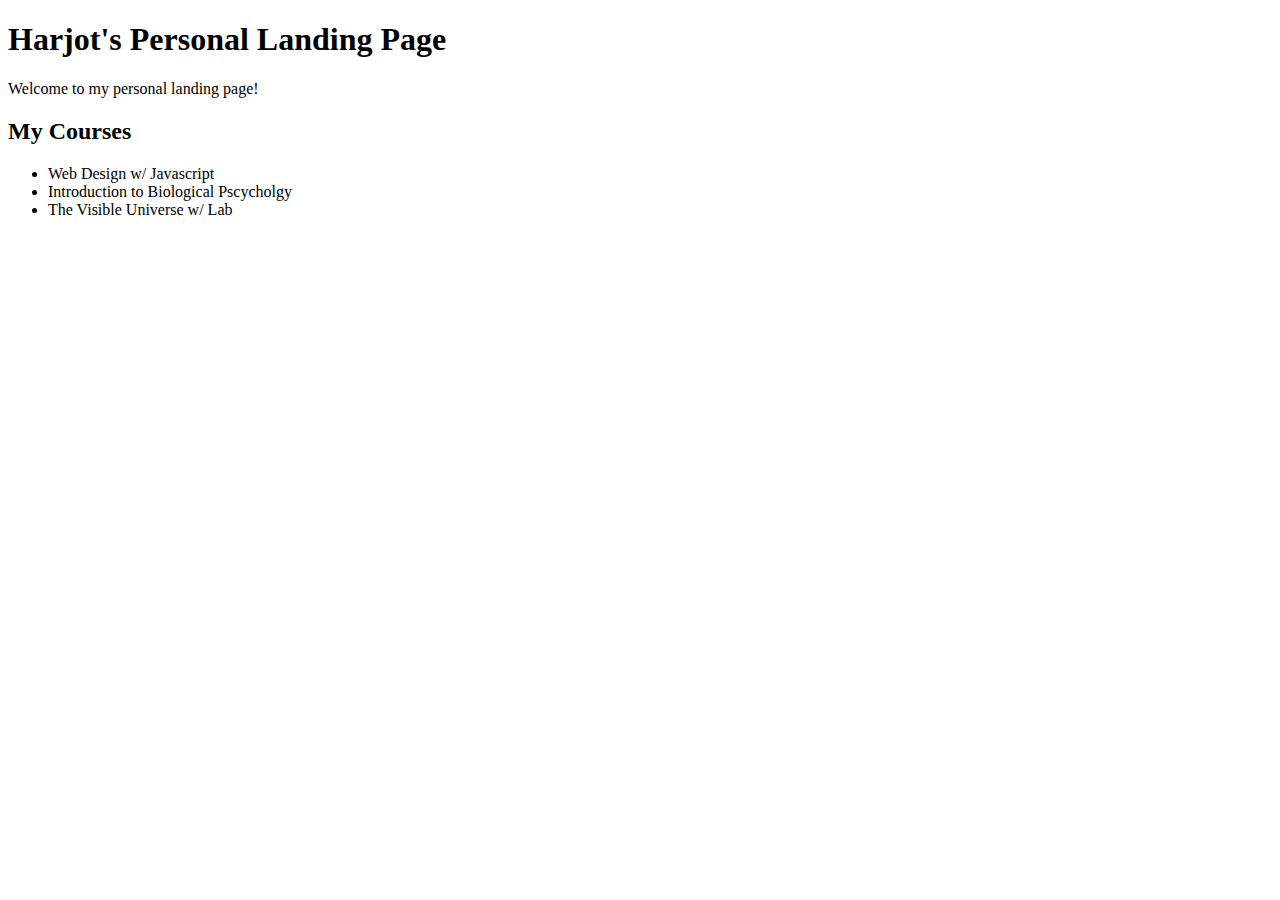
<file: index.html>
<!DOCTYPE html>
<html lang="en">
<head>
    <meta charset="UTF-8">
    <meta name="viewport" content="width=device-width, initial-scale=1.0">
    <title>Harjot's Personal Landing Page</title>
</head>
<body>
    <h1>Harjot's Personal Landing Page</h1>
    <p>Welcome to my personal landing page!</p>
    <h2>My Courses</h2>
    <ul>
        <li>Web Design w/ Javascript</li>
        <li>Introduction to Biological Pscycholgy</li>
        <li>The Visible Universe w/ Lab</li>
    </ul>
</body>
</html>
</file>
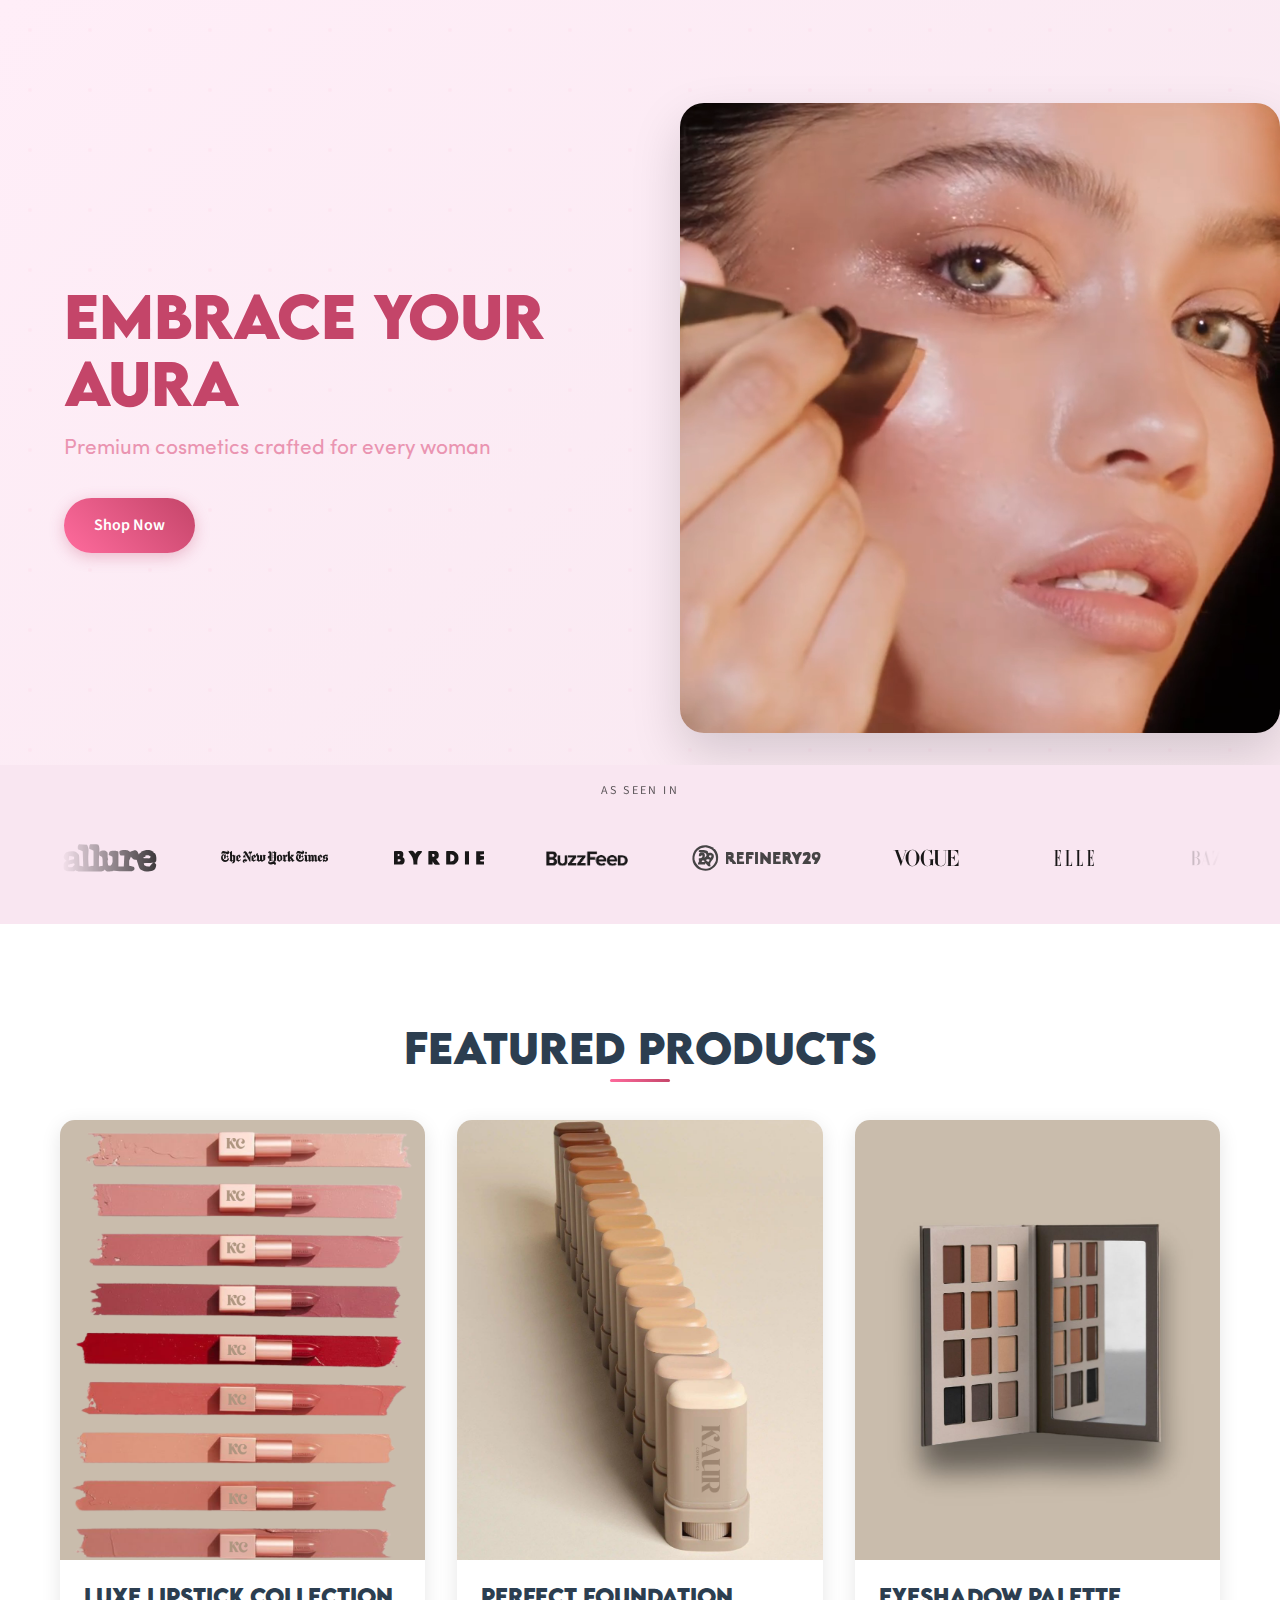
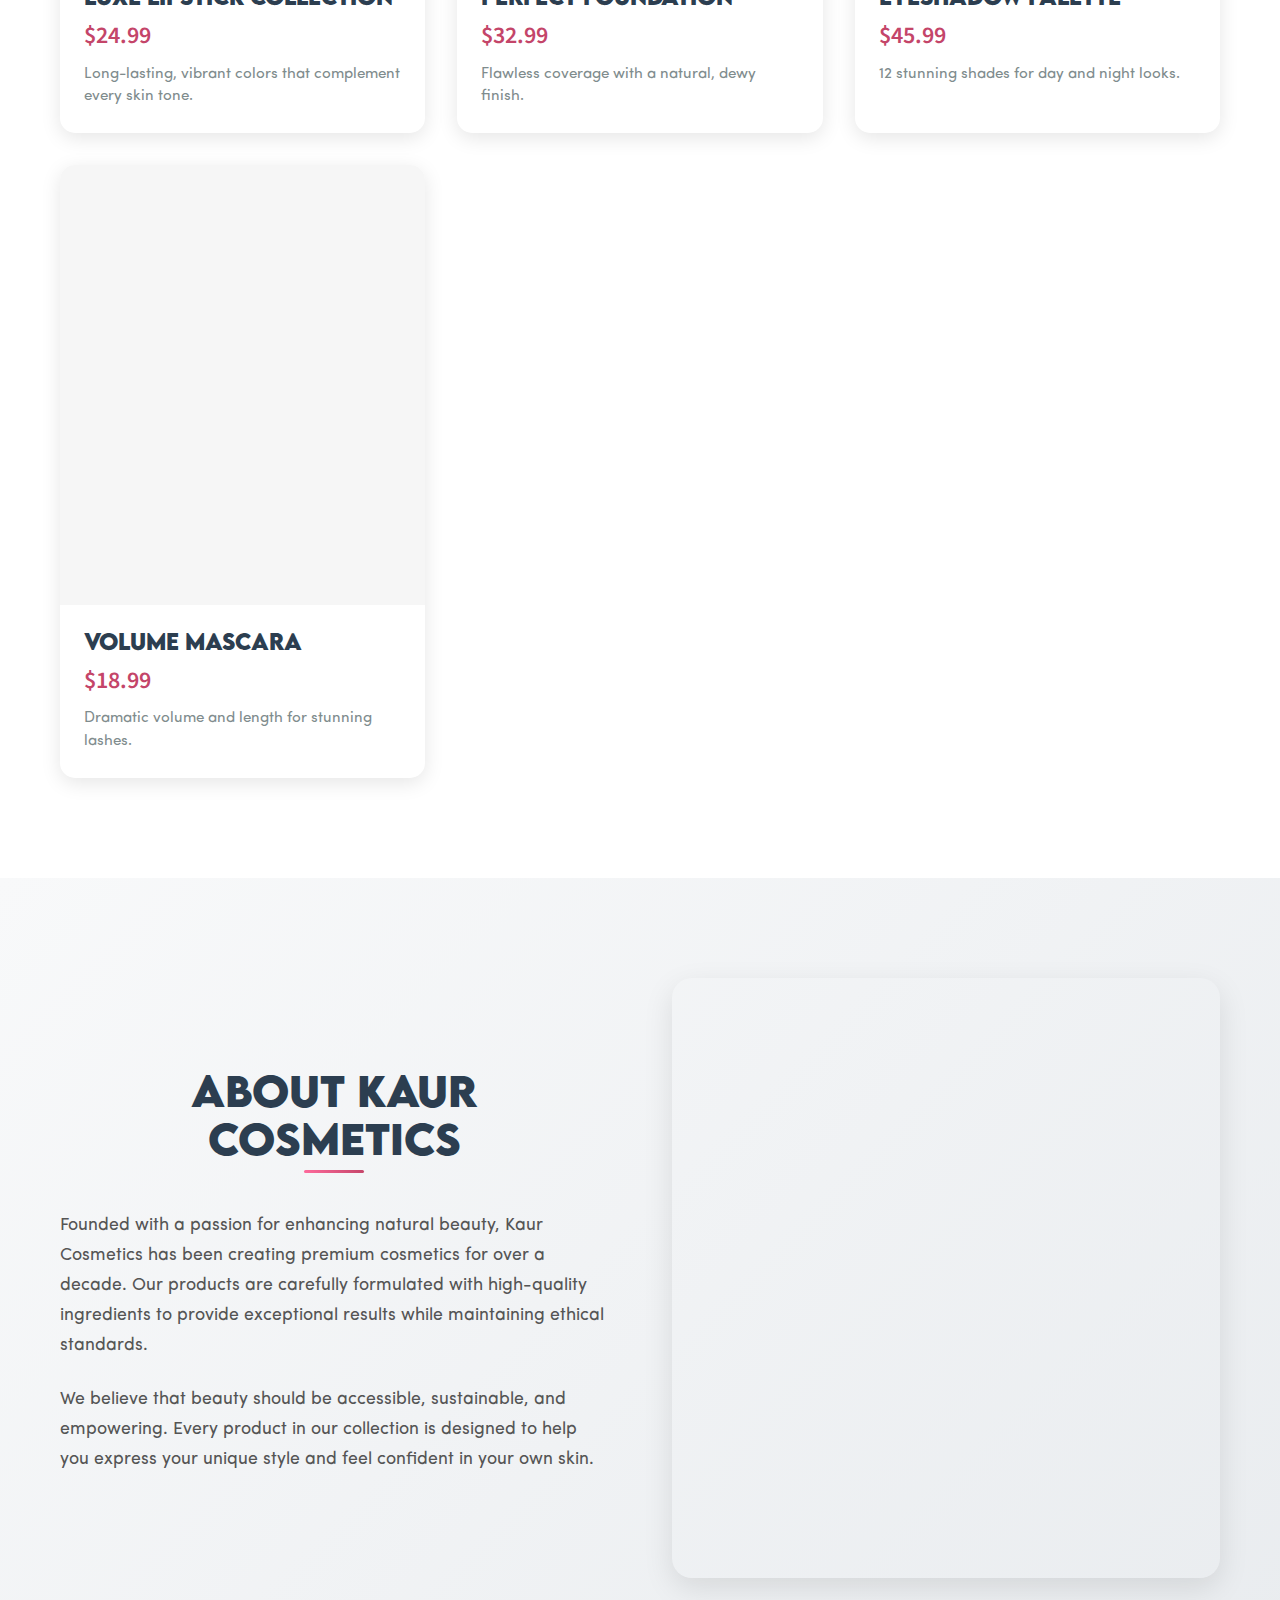
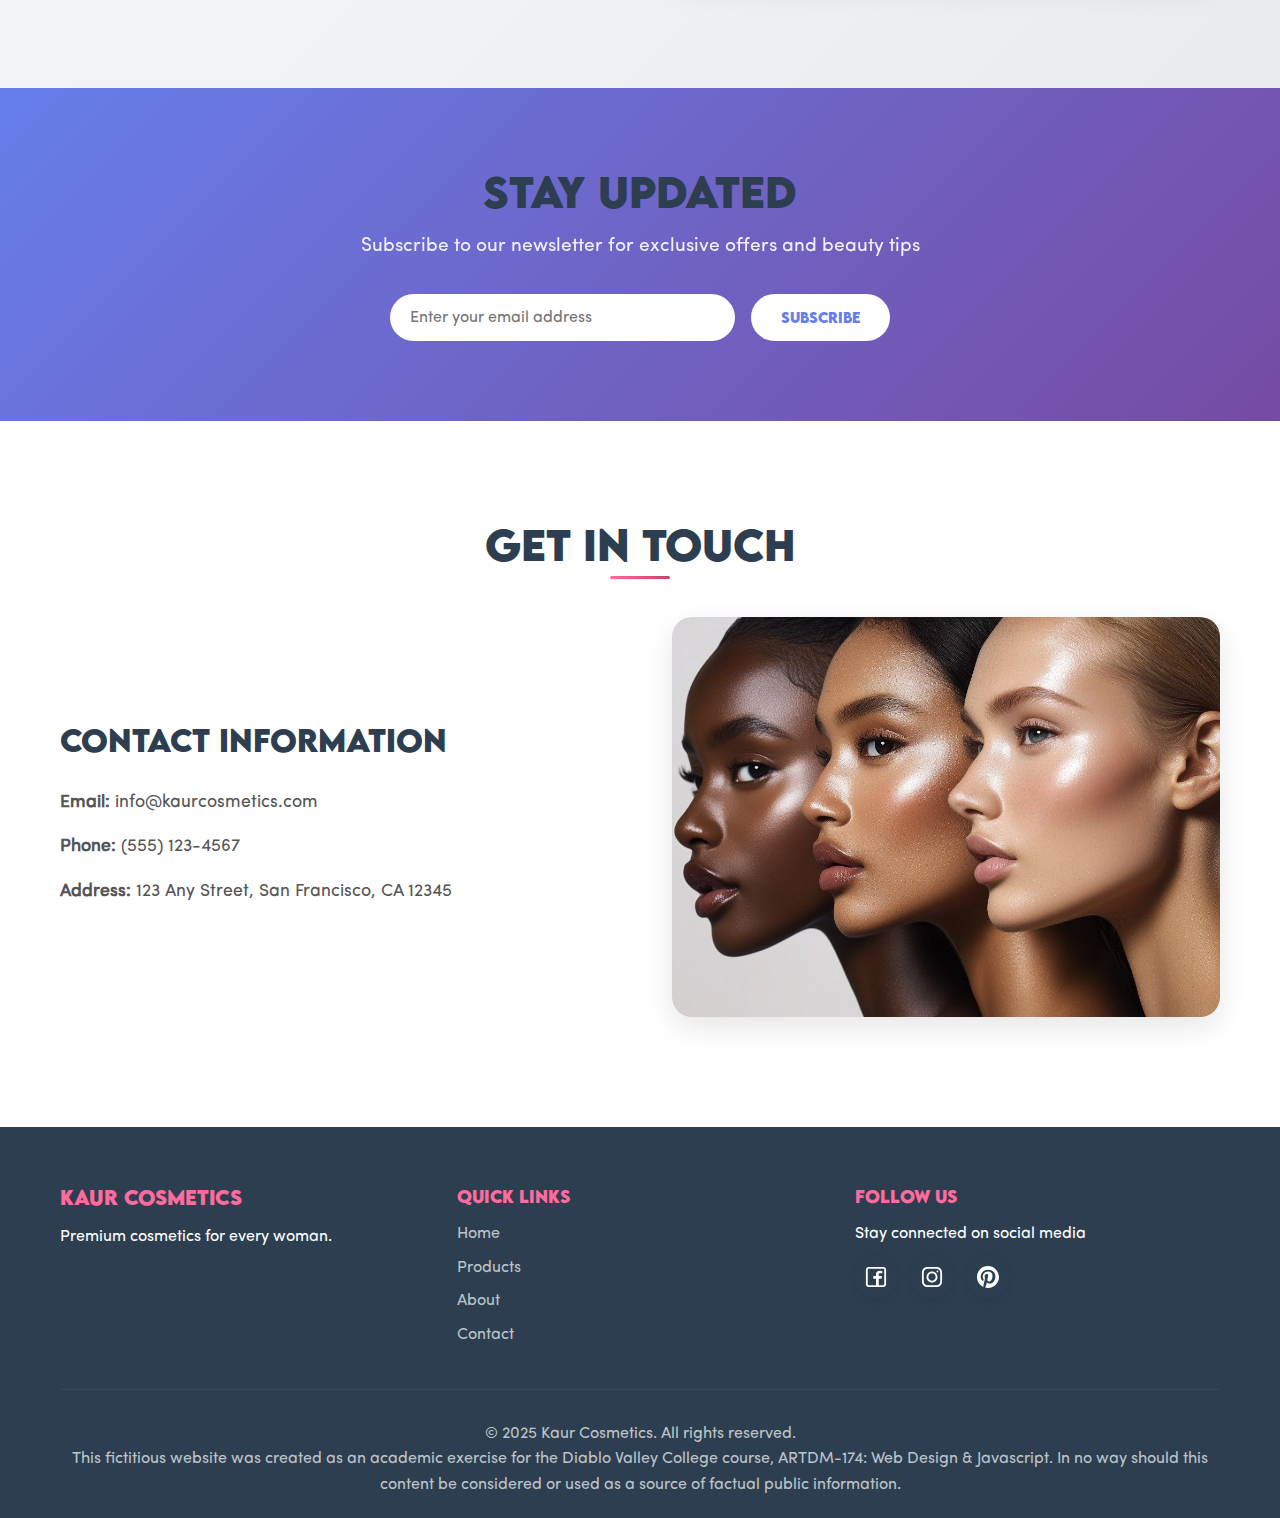
<file: artdm174/labs/lab2/index.html>
<!DOCTYPE html>
<html lang="en">
<head>
    <meta charset="UTF-8">
    <meta name="viewport" content="width=device-width, initial-scale=1.0">
    <title>Kaur Cosmetics</title>
    <link rel="stylesheet" href="styles.css">
    <link href="https://fonts.googleapis.com/css2?family=Playfair+Display:wght@400;600;700&family=Source+Sans+Pro:wght@300;400;600&display=swap" rel="stylesheet">
    <link rel="preload" href="fonts/lemon-milk-bold.otf" as="font" type="font/otf" crossorigin>
    <link rel="preload" href="fonts/Sofia-Pro-Regular-Az.otf" as="font" type="font/otf" crossorigin>
    <link rel="icon" href="images/initial_logo.png" type="image/png">


</head>
<body>
    <!-- Navigation -->
    <nav class="navbar">
        <div class="nav-container">
            <div class="nav-logo">
                <img src="images/KaurCosmetics_logo.svg" alt="Kaur Cosmetics logo" class="logo-image" />
            </div>
            <ul class="nav-menu">
                <li class="nav-item">
                    <a href="#home" class="nav-link">Home</a>
                </li>
                <li class="nav-item">
                    <a href="#products" class="nav-link">Products</a>
                </li>
                <li class="nav-item">
                    <a href="#about" class="nav-link">About</a>
                </li>
                <li class="nav-item">
                    <a href="#contact" class="nav-link">Contact</a>
                </li>
            </ul>
        </div>
    </nav>

<!-- Hero Section -->
<section id="home" class="hero">
  <div class="hero-content">
    <h1 class="hero-title">Embrace Your Aura</h1>
    <p class="hero-subtitle">Premium cosmetics crafted for every woman</p>
    <a href="#products" class="cta-button">Shop Now</a>
  </div>

  <figure class="hero-media">
    <video
      class="hero-video"
      autoplay
      muted
      loop
      playsinline
      preload="auto"
      poster="images/faces.jpg"             
      aria-label="Glowy makeup video">
      <source src="images/glowy.mp4" type="video/mp4" />
      
      <img src="images/faces.jpg" alt="Models with glowing makeup">
    </video>
  </figure>
</section>  

<section class="as-seen-in">
<div class="container">
<p class="eyebrow">As Seen In</p>


<div class="ticker" aria-label="As Seen In logos scrolling horizontally">
<div class="ticker__track">
<!-- Sequence A -->
<div class="ticker__sequence" aria-hidden="false">
<a class="logo" href="#" aria-label="Allure Magazine"><img src="images/allure.svg" alt="Allure"></a>
<a class="logo" href="#" aria-label="The New York Times"><img src="images/newyorktimes.svg" alt="The New York Times"></a>
<a class="logo" href="#" aria-label="BYRDIE"><img src="images/byrdie.svg" alt="BYRDIE"></a>
<a class="logo" href="#" aria-label="BuzzFeed"><img src="images/buzzfeed.svg" alt="BuzzFeed"></a>
<a class="logo" href="#" aria-label="Refinery29"><img src="images/refinery29.svg" alt="Refinery29"></a>
<a class="logo" href="#" aria-label="Vogue"><img src="images/vogue.svg" alt="Vogue"></a>
<a class="logo" href="#" aria-label="ELLE"><img src="images/elle.svg" alt="ELLE"></a>
<a class="logo" href="#" aria-label="Harper's Bazaar"><img src="images/harpers.svg" alt="Harper's Bazaar"></a>
<a class="logo" href="#" aria-label="Popsugar"><img src="images/popsugar.svg" alt="Popsugar"></a>
</div>


<!-- Sequence B -->
<div class="ticker__sequence" aria-hidden="true">
<a class="logo" href="#" aria-label="Allure Magazine"><img src="images/allure.svg" alt="Allure"></a>
<a class="logo" href="#" aria-label="The New York Times"><img src="images/newyorktimes.svg" alt="The New York Times"></a>
<a class="logo" href="#" aria-label="BYRDIE"><img src="images/byrdie.svg" alt="BYRDIE"></a>
<a class="logo" href="#" aria-label="BuzzFeed"><img src="images/buzzfeed.svg" alt="BuzzFeed"></a>
<a class="logo" href="#" aria-label="Refinery29"><img src="images/refinery29.svg" alt="Refinery29"></a>
<a class="logo" href="#" aria-label="Vogue"><img src="images/vogue.svg" alt="Vogue"></a>
<a class="logo" href="#" aria-label="ELLE"><img src="images/elle.svg" alt="ELLE"></a>
<a class="logo" href="#" aria-label="Harper's Bazaar"><img src="images/harpers.svg" alt="Harper's Bazaar"></a>
<a class="logo" href="#" aria-label="Popsugar"><img src="images/popsugar.svg" alt="Popsugar"></a>
</div>
</div>
</div>


</div>
</section>


    <!-- Featured Products Section -->
<section id="products" class="featured-products">
  <div class="container">
    <h2 class="section-title">Featured Products</h2>
    <div class="products-grid">
      
      <!-- Product 1 -->
      <div class="product-card">
        <div class="product-image">
          <img
            class="product-photo"
            src="images/lipstick.png"           
            alt="Luxe Lipstick Collection"
            loading="lazy" decoding="async"
          />
        </div>
        <div class="product-info">
          <h3>Luxe Lipstick Collection</h3>
          <p class="product-price">$24.99</p>
          <p class="product-description">Long-lasting, vibrant colors that complement every skin tone.</p>
        </div>
      </div>

      <!-- Product 2 -->
      <div class="product-card">
        <div class="product-image">
          <img
            class="product-photo"
            src="images/foundation.png"
            alt="Perfect Foundation shade range"
            loading="lazy" decoding="async"
          />
        </div>
        <div class="product-info">
          <h3>Perfect Foundation</h3>
          <p class="product-price">$32.99</p>
          <p class="product-description">Flawless coverage with a natural, dewy finish.</p>
        </div>
      </div>

      <!-- Product 3 -->
      <div class="product-card">
        <div class="product-image">
          <img
            class="product-photo"
            src="images/eyeshadow.jpg"          
            alt="Eyeshadow Palette"
            loading="lazy" decoding="async"
          />
        </div>
        <div class="product-info">
          <h3>Eyeshadow Palette</h3>
          <p class="product-price">$45.99</p>
          <p class="product-description">12 stunning shades for day and night looks.</p>
        </div>
      </div>

      <!-- Product 4 -->
      <div class="product-card">
        <div class="product-image">
          <img
            class="product-photo"
            src="images/mascara.jpg"           
            alt="Volume Mascara"
            loading="lazy" decoding="async"
          />
        </div>
        <div class="product-info">
          <h3>Volume Mascara</h3>
          <p class="product-price">$18.99</p>
          <p class="product-description">Dramatic volume and length for stunning lashes.</p>
        </div>
      </div>

    </div>
  </div>
</section>


    <!-- About Section -->
    <section id="about" class="about">
        <div class="container">
            <div class="about-content">
                <div class="about-text">
                    <h2 class="section-title">About Kaur Cosmetics</h2>
                    <p>Founded with a passion for enhancing natural beauty, Kaur Cosmetics has been creating premium cosmetics for over a decade. Our products are carefully formulated with high-quality ingredients to provide exceptional results while maintaining ethical standards.</p>
                    <p>We believe that beauty should be accessible, sustainable, and empowering. Every product in our collection is designed to help you express your unique style and feel confident in your own skin.</p>
                </div>
               <div class="about-image">
                <img
                     class="about-photo"
                     src="images/aboutus.jpg"
                        alt="Group of diverse women smiling together"
                         loading="lazy" decoding="async"
                />

            </div>
            </div>
        </div>
    </section>

    <!-- Newsletter Section -->
    <section class="newsletter">
        <div class="container">
            <div class="newsletter-content">
                <h2>Stay Updated</h2>
                <p>Subscribe to our newsletter for exclusive offers and beauty tips</p>
                <form class="newsletter-form">
                    <input type="email" placeholder="Enter your email address" required>
                    <button type="submit">Subscribe</button>
                </form>
            </div>
        </div>
    </section>

   <section id="contact" class="contact">
  <div class="container">
    <h2 class="section-title">Get In Touch</h2>
    <div class="contact-content">
      <div class="contact-info">
        <h3>Contact Information</h3>
        <p><strong>Email:</strong> info@kaurcosmetics.com</p>
        <p><strong>Phone:</strong> (555) 123-4567</p>
        <p><strong>Address:</strong> 123 Any Street, San Francisco, CA 12345</p>
      </div>

      <div class="contact-image">
        <img
          class="contact-photo"
          src="images/faces.jpg"
          alt="Three models with radiant makeup in diverse skin tones"
          loading="lazy" decoding="async"
        />
      </div>
    </div>
  </div>
</section>


   <!-- Footer -->
<footer class="footer" role="contentinfo">
  <div class="container">
    <div class="footer-content">
      <section class="footer-section" aria-labelledby="footer-brand">
        <h3 id="footer-brand">Kaur Cosmetics</h3>
        <p>Premium cosmetics for every woman.</p>
      </section>

      <nav class="footer-section" aria-labelledby="footer-links">
        <h4 id="footer-links">Quick Links</h4>
        <ul>
          <li><a href="#home">Home</a></li>
          <li><a href="#products">Products</a></li>
          <li><a href="#about">About</a></li>
          <li><a href="#contact">Contact</a></li>
        </ul>
      </nav>

      <section class="footer-section" aria-labelledby="footer-social">
        <h4 id="footer-social">Follow Us</h4>
        <p>Stay connected on social media</p>
        <ul class="social-links" aria-label="Social media links">
          <li>
            <a class="social-link"
               href="https://www.facebook.com/"
               target="_blank" rel="noopener noreferrer"
               aria-label="Kaur Cosmetics on Facebook">
              <img class="social-icon" src="images/facebook.svg" width="22" height="22" alt="">
            </a>
          </li>
          <li>
            <a class="social-link"
               href="https://www.instagram.com/"
               target="_blank" rel="noopener noreferrer"
               aria-label="Kaur Cosmetics on Instagram">
              <img class="social-icon" src="images/instagram.svg" width="22" height="22" alt="">
            </a>
          </li>
          <li>
            <a class="social-link"
               href="https://www.pinterest.com/"
               target="_blank" rel="noopener noreferrer"
               aria-label="Kaur Cosmetics on Pinterest">
              <img class="social-icon" src="images/pinterest.svg" width="22" height="22" alt="">
            </a>
          </li>
        </ul>
      </section>
    </div>

    <div class="footer-bottom">
      <p>&copy; 2025 Kaur Cosmetics. All rights reserved.</p>
      <p>This fictitious website was created as an academic exercise for the Diablo Valley College course, ARTDM-174: Web Design &amp; Javascript. In no way should this content be considered or used as a source of factual public information.</p>
    </div>
  </div>
</footer>

</body>
</html>
</file>
<file: artdm174/labs/lab2/styles.css>
/* Reset and Base Styles */
* {
    margin: 0;
    padding: 0;
    box-sizing: border-box;
}

/* Lemon Milk Bold - OTF */
@font-face {
  font-family: "Lemon Milk";
  src: local("LEMON MILK Bold"),            
       url("fonts/lemon-milk-bold.otf") format("opentype");
  font-weight: 700;                        
  font-style: normal;
  font-display: swap;
}

/* Sofia Pro Regular - OTF) */
@font-face {
  font-family: "Sofia Pro";
  src: local("Sofia Pro Regular"), local("SofiaPro-Regular"),
       url("fonts/Sofia-Pro-Regular-Az.otf") format("opentype");
  font-weight: 400;
  font-style: normal;
  font-display: swap;
}


body {
    font-family: "Source Sans Pro", sans-serif;
    line-height: 1.6;
    color: #333;
    overflow-x: hidden;
}

.container {
    max-width: 1200px;
    margin: 0 auto;
    padding: 0 20px;
}

/* Typography */
h1, h2, h3, h4, h5, h6 {
    font-family: "lemon milk", sans-serif;
    color: #2c3e50;
    font-weight: 600;
    line-height: 1.2;
}

.section-title {
    font-size: 2.5rem;
    text-align: center;
    margin-bottom: 3rem;
    position: relative;
    animation: fadeInUp 0.8s ease-out;
}

.section-title::after {
    content: "";
    position: absolute;
    bottom: -10px;
    left: 50%;
    transform: translateX(-50%);
    width: 60px;
    height: 3px;
    background: linear-gradient(45deg, #ff6b9d, #c44569);
    border-radius: 2px;
}

/* Navigation */




.navbar {
  transform: translateY(-110%);
  opacity: 0;
  animation: navDrop 700ms cubic-bezier(.2,.8,.2,1) 120ms forwards;
  will-change: transform, opacity;
  position: fixed; 
  inset: 0 auto auto 0; 
}


.logo-image {
  opacity: 0;
  transform: translateY(-6px) scale(.96);
  filter: blur(2px);
  animation: logoPop 550ms ease-out 260ms forwards;
  will-change: transform, opacity, filter;
}


.nav-menu .nav-link {
  opacity: 0;
  transform: translateY(-6px);
  animation: linkFade 480ms ease forwards;
  will-change: transform, opacity;
}

.nav-menu li:nth-child(1) .nav-link { animation-delay: 320ms; }
.nav-menu li:nth-child(2) .nav-link { animation-delay: 380ms; }
.nav-menu li:nth-child(3) .nav-link { animation-delay: 440ms; }
.nav-menu li:nth-child(4) .nav-link { animation-delay: 500ms; }


.navbar::after {
  content: "";
  position: absolute;
  inset: 0;
  pointer-events: none;
  background: linear-gradient(
    120deg,
    rgba(255,255,255,0) 0%,
    rgba(255,255,255,0.28) 18%,
    rgba(255,255,255,0) 36%
  );
  transform: translateX(-140%);
  animation: sheen 1100ms ease-out 220ms forwards;
  mix-blend-mode: soft-light;
}


@keyframes navDrop {
  0%   { transform: translateY(-110%); opacity: 0; }
  60%  { transform: translateY(6%);    opacity: 1; }
  100% { transform: translateY(0%);    opacity: 1; }
}
@keyframes logoPop {
  0%   { opacity: 0; transform: translateY(-6px) scale(.96); filter: blur(2px); }
  100% { opacity: 1; transform: translateY(0)    scale(1);   filter: blur(0); }
}
@keyframes linkFade {
  0%   { opacity: 0; transform: translateY(-6px); }
  100% { opacity: 1; transform: translateY(0); }
}
@keyframes sheen {
  0%   { transform: translateX(-140%); }
  100% { transform: translateX(140%); }
}


@media (prefers-reduced-motion: reduce) {
  .navbar,
  .logo-image,
  .nav-menu .nav-link,
  .navbar::after {
    animation: none !important;
    transform: none !important;
    opacity: 1 !important;
    filter: none !important;
  }
}


.navbar {
    position: fixed;
    top: 0;
    width: 100%;
    background: hsla(312, 100%, 95%, 0.671);
    backdrop-filter: blur(10px);
    z-index: 1000;
    transition: all 0.3s ease;
    box-shadow: 0 2px 20px rgba(0, 0, 0, 0.1);
}

.nav-container {
    max-width: 1200px;
    margin: 0 auto 0 0;
    padding: 0 20px;
    display: flex;
    justify-content: space-between;
    align-items: center;
    height: 70px;
}

.nav-logo h2 {
    color: #c44569;
    font-size: 1.8rem;
    transition: transform 0.3s ease;
}

.nav-logo h2:hover {
    transform: scale(1.05);
}

.nav-menu {
    font-family: "lemon milk", sans-serif;
    display: flex;
    list-style: none;
    gap: 6rem;
    margin-left: 1200px;
}

.nav-link {
    font-family: "lemon milk", sans-serif;
    text-decoration: none;
    color: #333;
    font-weight: 500;
    position: relative;
    transition: color 0.3s ease;
}

.nav-link::after {
    content: "";
    position: absolute;
    bottom: -5px;
    left: 0;
    width: 0;
    height: 2px;
    background: linear-gradient(45deg, #ff6b9d, #c44569);
    transition: width 0.3s ease;
}

.nav-link:hover {
    color: #c44569;
}

.nav-link:hover::after {
    width: 100%;
}


.logo-image {
  height: 200px;         
  width: auto;           
  display: block;
  margin-right: auto;
}


.nav-logo {
  display: flex;
  align-items: center;
  margin-right: auto;
}


@media (max-width: 768px) {
  .logo-image { height: 200px; }
}


/* Hero Section */

.hero {
  min-height: clamp(640px, 85vh, 880px);
  display: flex;
  align-items: center;          
  justify-content: center;
  gap: 3rem;
  background: linear-gradient(135deg, #ffeef8 0%, #f8e8f0 100%);
  padding-top: 70px;
  position: relative;
  overflow: hidden;
}

.hero::before {
  content: "";
  position: absolute;
  inset: 0;
  background: url("data:image/svg+xml,%3Csvg width='60' height='60' viewBox='0 0 60 60' xmlns='http://www.w3.org/2000/svg'%3E%3Cg fill='none' fill-rule='evenodd'%3E%3Cg fill='%23ff6b9d' fill-opacity='0.05'%3E%3Ccircle cx='30' cy='30' r='2'/%3E%3C/g%3E%3C/g%3E%3C/svg%3E") repeat;
  animation: float 20s ease-in-out infinite;
}

.hero-content {
  flex: 1;
  max-width: 600px;
  position: relative;
  z-index: 2;
  text-align: left;                      
  margin-inline: 0 auto;                
  margin-left: 2rem;
  align-self: center;                    
  animation: slideInLeft 1s ease-out;
}

.hero-title {
  font-size: 3.5rem;
  color: #c44569;
  margin-bottom: 1rem;
  margin-left: 2rem;
  animation: fadeInUp 1s ease-out 0.2s both;
}

.hero-subtitle {
  font-family: "Sofia Pro", sans-serif;
  font-size: 1.3rem;
  color:#ea94b1;
  margin-bottom: 2rem;
  margin-left: 2rem;
  animation: fadeInUp 1s ease-out 0.4s both;
}

.cta-button {
  display: inline-block;
  background: linear-gradient(45deg, #ff6b9d, #c44569);
  color: #fff;
  padding: 15px 30px;
  text-decoration: none;
  border-radius: 50px;
  font-weight: 600;
  transition: all 0.3s ease;
  box-shadow: 0 4px 15px rgba(196, 69, 105, 0.3);
  animation: fadeInUp 1s ease-out 0.6s both;
  margin-left: 2rem;
}
.cta-button:hover {
  transform: translateY(-3px);
  box-shadow: 0 6px 25px rgba(196, 69, 105, 0.4);
}


.hero-media {
  flex: 1;
  display: flex;
  border-radius: 24px;
  overflow: hidden;
  box-shadow: 0 20px 50px rgba(0,0,0,.15);
  height: min(70vh, 720px);
  aspect-ratio: 10 / 16;        
  align-self: center;
}


.hero-video,
.hero-media > img.hero-photo {
  width: 100%;
  height: 100%;
  object-fit: contain;             
  object-position: 55% 50%;      
  display: block;
}


@media (max-width: 900px) {
  .hero {
    flex-direction: column;
    text-align: center;
    padding: 100px 20px 60px;
  }
  .hero-media {
    width: min(90vw, 520px);
    height: auto;
    aspect-ratio: 4 / 5;          
  }
  .hero-video,
  .hero-media > img.hero-photo {
    height: 100%;
  }
}


:root {
  --banner-height: 100px;
  --gap: 3rem;
  --speed: 40s;
  --bg: #f9e6f1; 
  --fg: #111;    
}

.as-seen-in {
  background: var(--bg);
  padding: 1rem 0;
}

.as-seen-in .eyebrow {
  font-size: 0.75rem;
  letter-spacing: .2em;
  text-transform: uppercase;
  opacity: .7;
  text-align: center;
  margin-bottom: .5rem;
  color: var(--fg);
}

.ticker {
  position: relative;
  overflow: hidden;
  contain: content;
  -webkit-mask-image: linear-gradient(to right, transparent, black 10%, black 90%, transparent);
          mask-image: linear-gradient(to right, transparent, black 10%, black 90%, transparent);
}


.ticker__track {
  display: flex;
  align-items: center;
  height: var(--banner-height);
  gap: var(--gap);
  white-space: nowrap;                 
  animation: scroll-x var(--speed) linear infinite;
}


.ticker__sequence {
  display: flex;
  align-items: center;
  gap: var(--gap);
}

.ticker:hover .ticker__track,
.ticker:focus-within .ticker__track {
  animation-play-state: paused;
}


.logo {
  flex: 0 0 auto;
  height: var(--banner-height);
  max-height: var(--banner-height);
  width: auto;
  display: inline-grid;                
  place-items: center;
  opacity: .9;
  transition: opacity .2s ease;
}
.logo:hover { opacity: 1; }



.logo img {
  height: 100% !important;
  width: auto !important;
  max-height: var(--banner-height);
  object-fit: contain;
  display: block;

}




@keyframes scroll-x {
  from { transform: translateX(0); }
  to   { transform: translateX(-50%); } 
}

@media (prefers-reduced-motion: reduce) {
  .ticker__track { animation: none; }
}


@media (max-width: 900px) {
  .hero { flex-direction: column; text-align: center; padding: 100px 20px 60px; }
  .hero-content { max-width: 700px; }
  .image-placeholder { width: min(85vw, 420px); height: min(85vw, 420px); }
}

.image-placeholder::before {
    content: "";
    position: absolute;
    top: -50%;
    left: -50%;
    width: 200%;
    height: 200%;
    background: linear-gradient(45deg, transparent, rgba(255, 255, 255, 0.1), transparent);
    transform: rotate(45deg);
    transition: all 0.6s ease;
}

.image-placeholder:hover::before { animation: shine 0.6s ease; }
.image-placeholder:hover { transform: scale(1.05); }

/* Featured Products */
.featured-products {
    padding: 100px 0;
    background: #fff;
}

.products-grid {
    display: grid;
    grid-template-columns: repeat(auto-fit, minmax(280px, 1fr));
    gap: 2rem;
    margin-top: 3rem;
}

.product-card {
    background: white;
    border-radius: 15px;
    overflow: hidden;
    box-shadow: 0 5px 20px rgba(0, 0, 0, 0.1);
    transition: all 0.3s ease;
    animation: fadeInUp 0.8s ease-out;
}

.product-card:nth-child(1) { animation-delay: 0.1s; }
.product-card:nth-child(2) { animation-delay: 0.2s; }
.product-card:nth-child(3) { animation-delay: 0.3s; }
.product-card:nth-child(4) { animation-delay: 0.4s; }

.product-card:hover {
    transform: translateY(-10px);
    box-shadow: 0 15px 40px rgba(0, 0, 0, 0.15);
}

.product-image {
    height: 250px;
    overflow: hidden;
    position: relative;
}

.product-image .image-placeholder {
    width: 100%;
    height: 100%;
    border-radius: 0;
    background: linear-gradient(135deg, #ffecd2 0%, #fcb69f 100%);
    font-size: 1rem;
}


.product-image {
  height: 440px;
  overflow: hidden;
  position: relative;
  background: #f6f6f6;    
}

.product-image .product-photo {
  width: 100%;
  height: 100%;
  object-fit: cover;        
  display: block;
}

.product-info { padding: 1.5rem; }
.product-info h3 { color: #2c3e50; margin-bottom: 0.5rem; font-size: 1.3rem; }
.product-price { color: #c44569; font-size: 1.5rem; font-weight: 600; margin-bottom: 0.5rem; }
.product-description { font-family:"Sofia Pro", sans-serif; color: #7f8c8d; font-size: 0.95rem; line-height: 1.5; }

/* About Section */
.about {
    padding: 100px 0;
    background: linear-gradient(135deg, #f8f9fa 0%, #e9ecef 100%);
}

.about-content {
    font-family: "Sofia Pro", sans-serif;
    display: grid;
    grid-template-columns: 1fr 1fr;
    gap: 4rem;
    align-items: center;
}

.about-text { animation: slideInLeft 0.8s ease-out; }
.about-text p { margin-bottom: 1.5rem; color: #555; font-size: 1.1rem; line-height: 1.7; }
.about-image { animation: slideInRight 0.8s ease-out; }

.about-image .image-placeholder {
    width: 100%;
    height: 400px;
    background: linear-gradient(135deg, #a8edea 0%, #fed6e3 100%);
}


.about-image .about-photo {
  width: 100%;
  height: 600px;       
  object-fit: cover;    
  border-radius: 20px;
  box-shadow: 0 10px 30px rgba(0,0,0,0.10);
}

@media (max-width: 768px) {
  .about-image .about-photo { height: 300px; }
}



.newsletter {
    padding: 80px 0;
    background: linear-gradient(135deg, #667eea 0%, #764ba2 100%);
    color: white;
    text-align: center;
}

.newsletter-content h2 { font-size: 2.5rem; margin-bottom: 1rem; animation: fadeInUp 0.8s ease-out; }
.newsletter-content p { font-family: "Sofia Pro", sans-serif; font-size: 1.2rem; margin-bottom: 2rem; opacity: 0.9; animation: fadeInUp 0.8s ease-out 0.2s both; }

.newsletter-form {
    display: flex;
    max-width: 500px;
    margin: 0 auto;
    gap: 1rem;
    animation: fadeInUp 0.8s ease-out 0.4s both;
}

.newsletter-form input {
    font-family: "Sofia Pro", sans-serif;
    flex: 1;
    padding: 15px 20px;
    border: none;
    border-radius: 50px;
    font-size: 1rem;
    outline: none;
    transition: all 0.3s ease;
}

.newsletter-form input:focus {
    transform: scale(1.02);
    box-shadow: 0 0 20px rgba(255, 255, 255, 0.3);
}

.newsletter-form button {
    font-family: "lemon milk", sans-serif;
    padding: 15px 30px;
    background: white;
    color: #667eea;
    border: none;
    border-radius: 50px;
    font-weight: 600;
    cursor: pointer;
    transition: all 0.3s ease;
}

.newsletter-form button:hover {
    transform: translateY(-2px);
    box-shadow: 0 5px 15px rgba(0, 0, 0, 0.2);
}

/* Contact Section */
.contact { padding: 100px 0; background: #fff; }

.contact-content {
    font-family: "Sofia Pro", sans-serif;
    display: grid;
    grid-template-columns: 1fr 1fr;
    gap: 4rem;
    align-items: center;
}

.contact-info { animation: slideInLeft 0.8s ease-out; }
.contact-info h3 { color: #2c3e50; margin-bottom: 2rem; font-size: 1.8rem; }
.contact-info p { margin-bottom: 1rem; color: #555; font-size: 1.1rem; }

.contact-image { animation: slideInRight 0.8s ease-out; }
.contact-image .image-placeholder { width: 100%; height: 400px; background: linear-gradient(135deg, #ff9a9e 0%, #fad0c4 100%); }



.contact-image .contact-photo {
  width: 100%;
  height: 400px;       
  object-fit: cover;   
  border-radius: 20px;
  box-shadow: 0 10px 30px rgba(0,0,0,0.10);
}


@media (max-width: 768px) {
  .contact-image .contact-photo { height: 300px; }
}


.hero {
  align-items: stretch;      
}


.hero-media {
  flex: 1;
  z-index: 2;
  border-radius: 24px;
  overflow: hidden;
  box-shadow: 0 20px 50px rgba(0,0,0,.15);
  display: flex;    
}        


.hero-video {
  width: 100%;
  height: 100%;
  object-fit: cover;         
  display: block;
}

@media (max-width: 900px) {
  .hero {
    flex-direction: column;
    text-align: center;
    padding: 100px 20px 60px;
  }
  .hero-media {
    width: min(90vw, 520px);
    height: auto;
    aspect-ratio: 4 / 5;     
    align-self: center;
  }
  .hero-video { height: 100%; }
}


/* Footer */
.footer {
  background: #2c3e50;
  color: white;
  padding: 60px 0 20px;
}

.footer-content {
  font-family: "Sofia Pro", sans-serif;
  display: grid;
  grid-template-columns: repeat(auto-fit, minmax(250px, 1fr));
  gap: 2rem;
  margin-bottom: 2rem;
}

.footer-section h3,
.footer-section h4 { margin-bottom: 1rem; color: #ff6b9d; }

.footer-section ul { list-style: none; }
.footer-section ul li { margin-bottom: 0.5rem; }
.footer-section ul li a { color: #bdc3c7; text-decoration: none; transition: color 0.3s ease; }
.footer-section ul li a:hover { color: #ff6b9d; }

.footer-bottom {
  font-family: "Sofia Pro", sans-serif;
  text-align: center;
  padding-top: 2rem;
  border-top: 1px solid #34495e;
  color: #bdc3c7;
}

/* Social links (footer) */
.social-links {
  list-style: none;
  display: flex;
  gap: 14px;
  padding: 0;
  margin: 0.5rem 0 0;
}

.social-links li { margin: 0; }

.social-link {
  display: inline-grid;
  place-items: center;
  width: 42px;
  height: 42px;
  border-radius: 50%;
  box-shadow: 0 2px 10px rgba(0,0,0,0.08);
  transition: transform .2s ease, box-shadow .2s ease;
}

.social-link:hover,
.social-link:focus-visible {
  transform: translateY(-2px);
  box-shadow: 0 6px 18px rgba(0,0,0,0.12);
  outline: none;
}

.social-icon {
  width: 22px;
  height: 22px;
  display: block;
  transform: rotate(0deg);
  transition: transform .6s ease;
} /* <-- this brace was missing */

.social-link:hover .social-icon,
.social-link:focus-visible .social-icon {
  transform: rotate(360deg);
}

@media (prefers-reduced-motion: reduce) {
  .social-icon { transition: none; }
  .social-link:hover .social-icon,
  .social-link:focus-visible .social-icon { transform: none; }
}

@media (max-width: 480px) {
  .social-link { width: 36px; height: 36px; }
  .social-icon { width: 20px; height: 20px; }
}


@keyframes fadeInUp {
    from { opacity: 0; transform: translateY(30px); }
    to   { opacity: 1; transform: translateY(0); }
}

@keyframes slideInLeft {
    from { opacity: 0; transform: translateX(-50px); }
    to   { opacity: 1; transform: translateX(0); }
}

@keyframes slideInRight {
    from { opacity: 0; transform: translateX(50px); }
    to   { opacity: 1; transform: translateX(0); }
}

@keyframes float {
    0%, 100% { transform: translateY(0px); }
    50%      { transform: translateY(-20px); }
}

@keyframes shine {
    0%   { transform: translateX(-100%) translateY(-100%) rotate(45deg); }
    100% { transform: translateX(100%) translateY(100%) rotate(45deg); }
}

@keyframes pulse {
    0%   { transform: scale(1); }
    50%  { transform: scale(1.05); }
    100% { transform: scale(1); }
}


@media (max-width: 768px) {
    .nav-menu { display: none; }

    .hero { flex-direction: column; text-align: center; padding: 100px 20px 50px; }
    .hero-title { font-size: 2.5rem; }
    .hero-subtitle { font-size: 1.1rem; }
    .hero-image { margin-top: 2rem; }
    .image-placeholder { width: 300px; height: 300px; }

    .about-content, .contact-content { grid-template-columns: 1fr; gap: 2rem; }
    .newsletter-form { flex-direction: column; }
    .section-title { font-size: 2rem; }
    .products-grid { grid-template-columns: 1fr; }
}

@media (max-width: 480px) {
    .container { padding: 0 15px; }
    .hero-title { font-size: 2rem; }
    .image-placeholder { width: 250px; height: 250px; font-size: 0.9rem; }
    .product-card { margin: 0 10px; }
}


html { scroll-behavior: smooth; }


.image-placeholder { animation: pulse 2s ease-in-out infinite; }


.nav-link, .cta-button, .newsletter-form button { cursor: pointer; }


.nav-link:focus,
.cta-button:focus,
.newsletter-form input:focus,
.newsletter-form button:focus {
    outline: 2px solid #ff6b9d;
    outline-offset: 2px;
}


@media print {
    .navbar, .newsletter, .footer { display: none; }
    .hero { min-height: auto; padding: 20px 0; }
    .section-title::after { display: none; }
}
</file>
